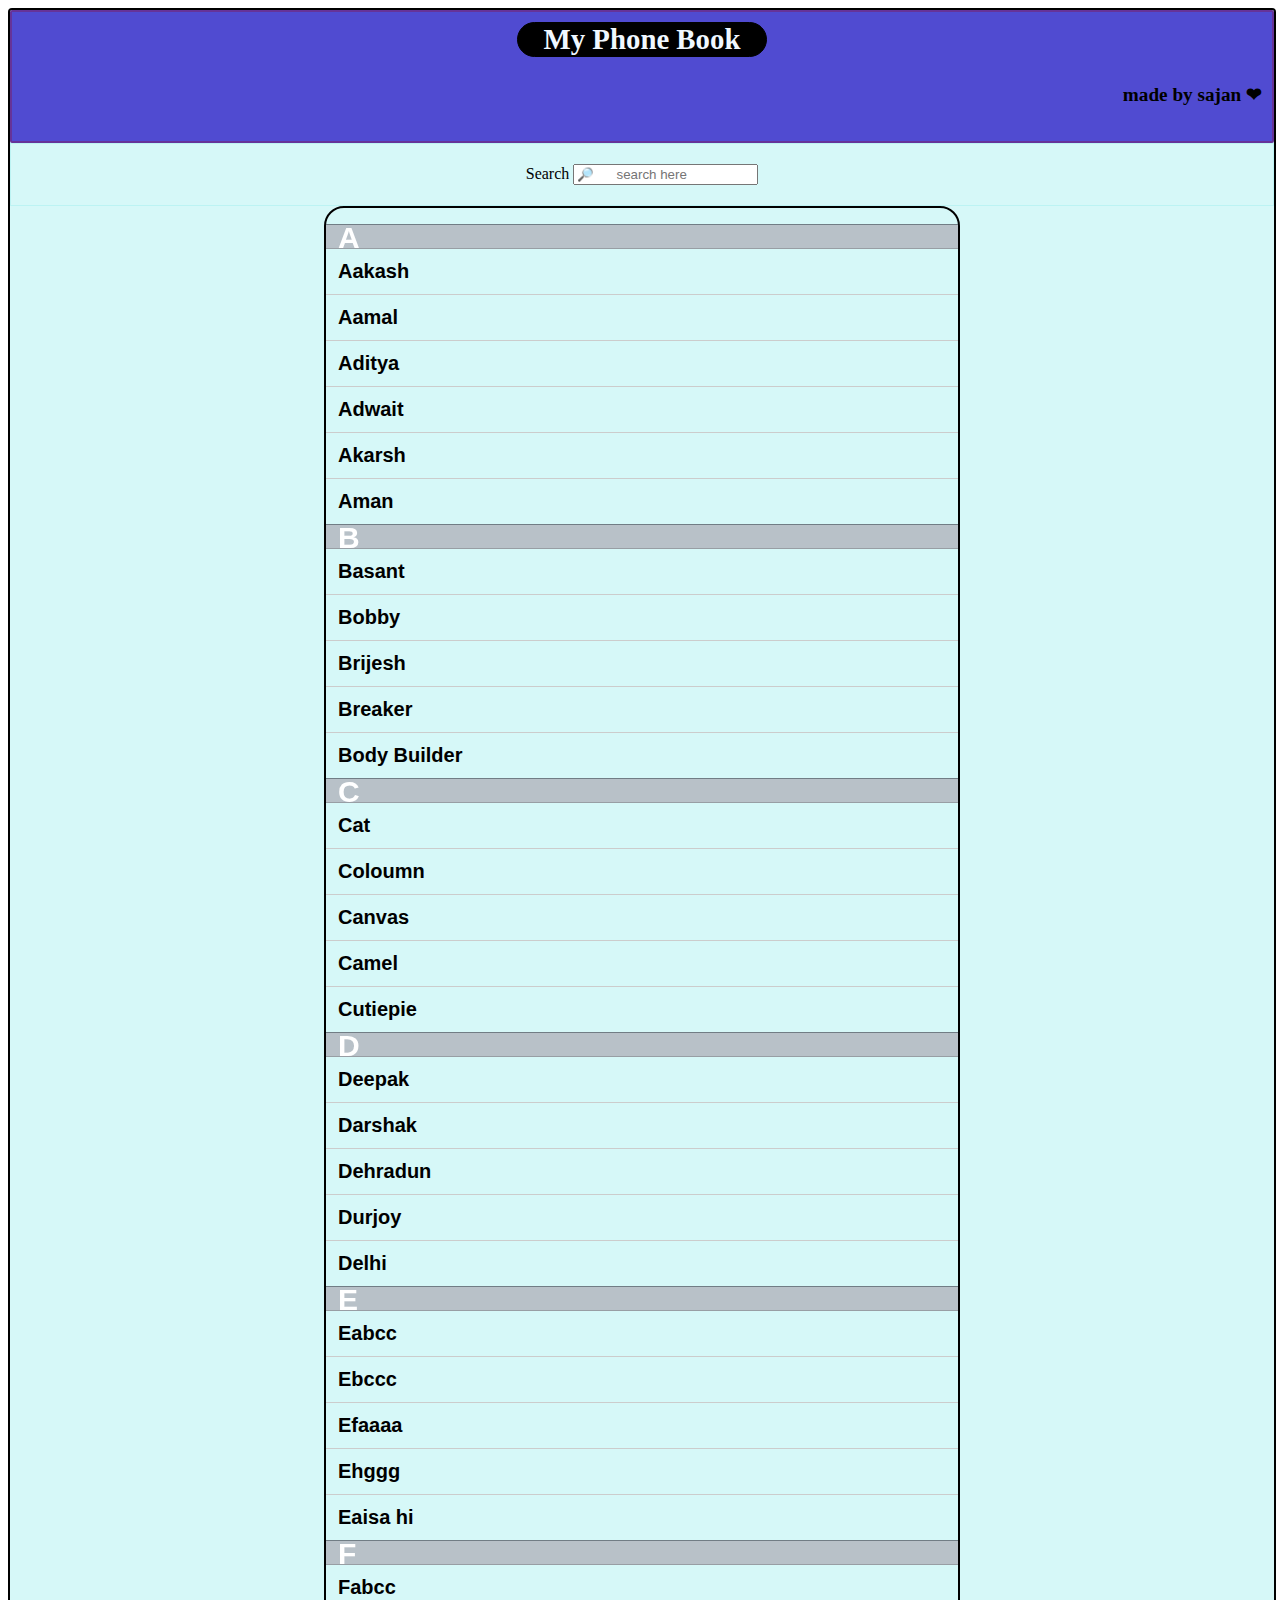
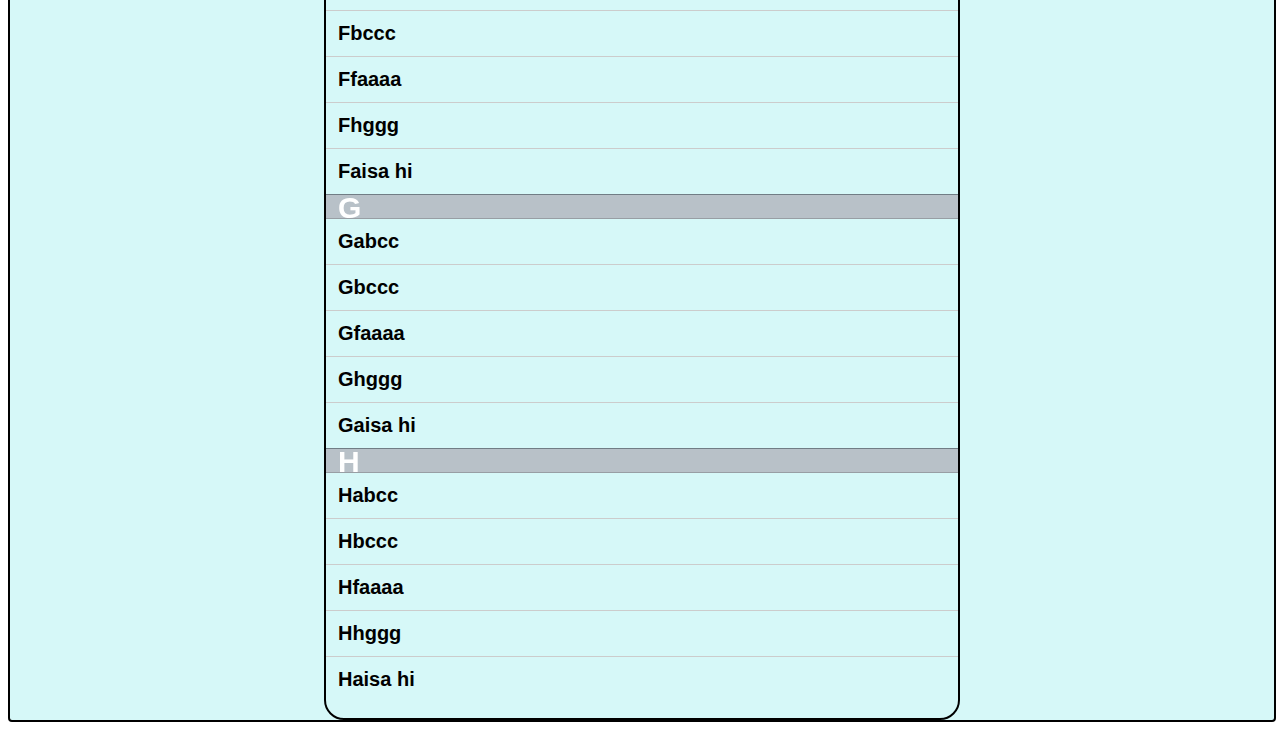
<file: Assignment2/index.html>
<!DOCTYPE html>
<html lang="en">
<head>
    <meta charset="UTF-8">
    <meta http-equiv="X-UA-Compatible" content="IE=edge">
    <meta name="viewport" content="width=device-width, initial-scale=1.0">
    <title>Phone Book</title>
    <link rel="stylesheet" href="style.css">
</head>
<body>
    <div class="first">
        <div class="second">
        <h2>My Phone Book</h2>
        <h4>made by sajan &#10084;</h4>
        </div>
        <div class="third">       
        Search
        <input type="text" placeholder="&#128270;      search here">
        </div>
        <div class="fourth">
            <dl>
                <dt>A</dt>
                <dd>Aakash</dd>
                <dd>Aamal</dd>
                <dd>Aditya</dd>
                <dd>Adwait</dd>
                <dd>Akarsh</dd>
                <dd>Aman</dd>
                <dt>B</dt>
                <dd>Basant</dd>
                <dd>Bobby</dd>
                <dd>Brijesh</dd>
                <dd>Breaker</dd>
                <dd>Body Builder</dd>
                <dt>C</dt>
                <dd>Cat</dd>
                <dd>Coloumn</dd>
                <dd>Canvas</dd>
                <dd>Camel</dd>
                <dd>Cutiepie</dd>
                <dt>D</dt>
                <dd>Deepak</dd>
                <dd>Darshak</dd>
                <dd>Dehradun</dd>
                <dd>Durjoy</dd>
                <dd>Delhi</dd>
                <dt>E</dt>
                <dd>Eabcc</dd>
                <dd>Ebccc</dd>
                <dd>Efaaaa</dd>
                <dd>Ehggg</dd>
                <dd>Eaisa hi</dd>
                <dt>F</dt>
                <dd>Fabcc</dd>
                <dd>Fbccc</dd>
                <dd>Ffaaaa</dd>
                <dd>Fhggg</dd>
                <dd>Faisa hi</dd>
                <dt>G</dt>
                <dd>Gabcc</dd>
                <dd>Gbccc</dd>
                <dd>Gfaaaa</dd>
                <dd>Ghggg</dd>
                <dd>Gaisa hi</dd>
                <dt>H</dt>
                <dd>Habcc</dd>
                <dd>Hbccc</dd>
                <dd>Hfaaaa</dd>
                <dd>Hhggg</dd>
                <dd>Haisa hi</dd>
            </dl>
        </div>
    </div>  


</body>
</html>
</file>
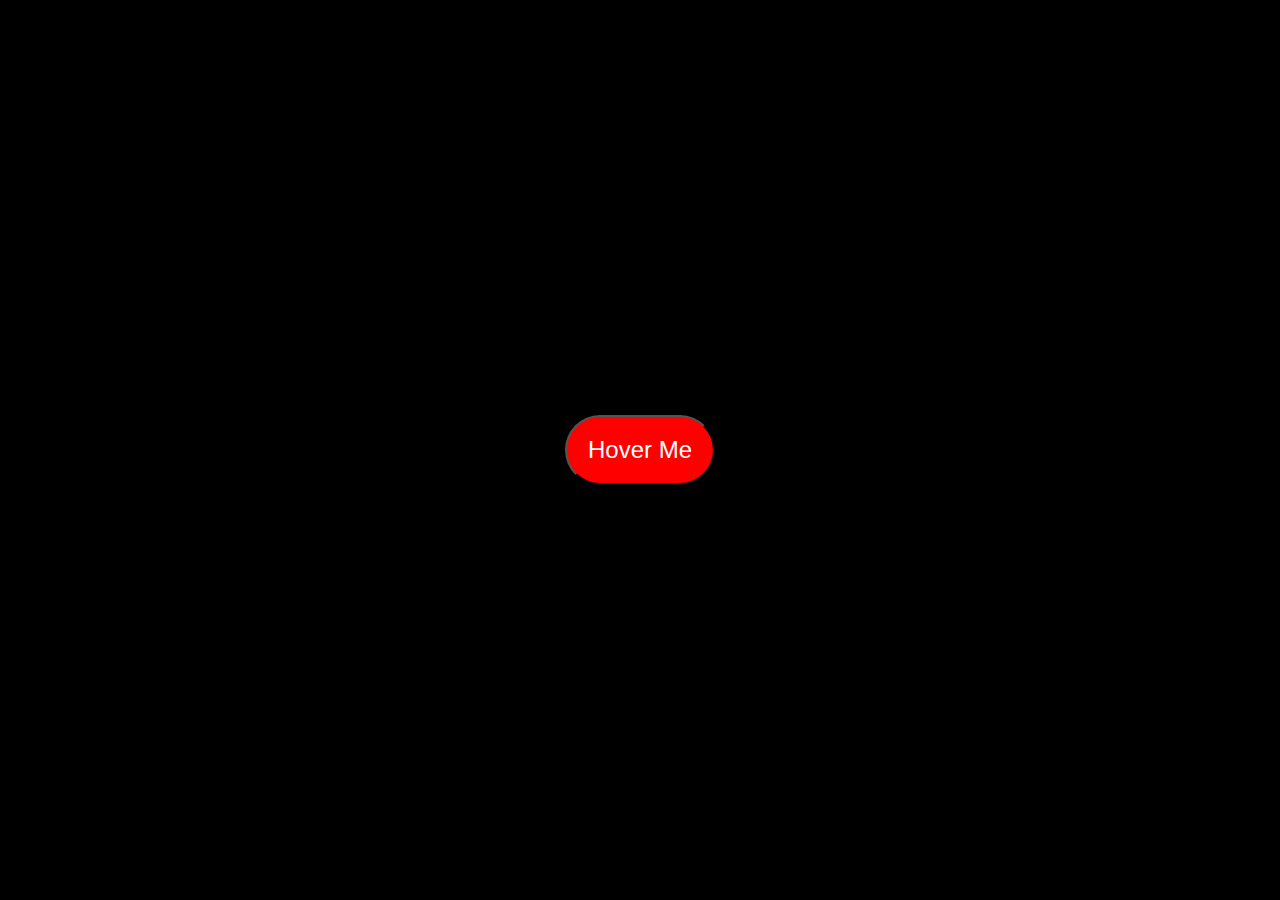
<file: Assignment3/index.html>
<!DOCTYPE html>
<html lang="en">
<head>
    <meta charset="UTF-8">
    <meta http-equiv="X-UA-Compatible" content="IE=edge">
    <meta name="viewport" content="width=device-width, initial-scale=1.0">
    <title>LandPage</title>
    <link rel="stylesheet" href="style.css">
</head>
<body>

    <section>

        <button>Hover Me</button>

    </section>
    
</body>
</html>
</file>
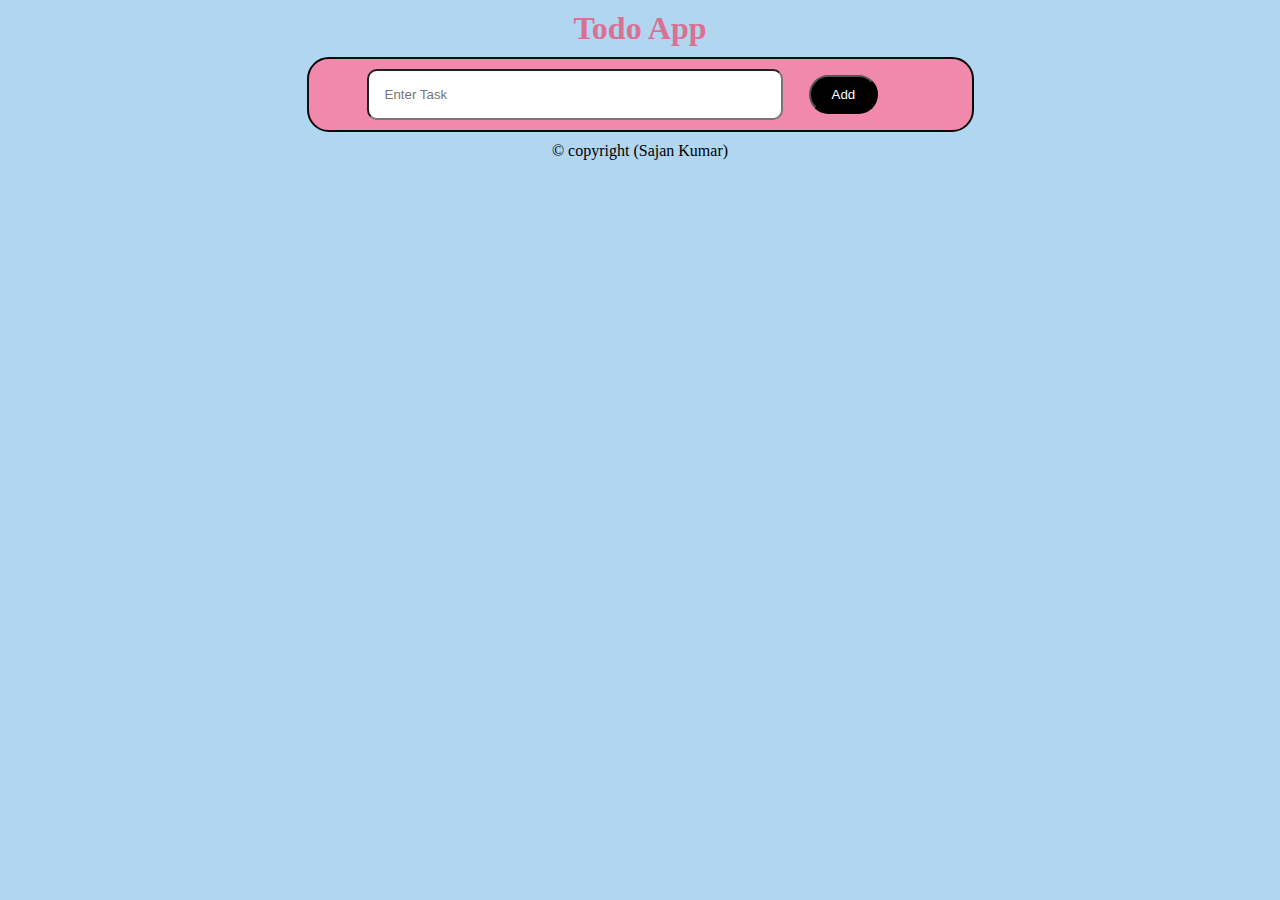
<file: Assignment6/index.html>
<!DOCTYPE html>
<html lang="en">
<head>
    <meta charset="UTF-8">
    <meta http-equiv="X-UA-Compatible" content="IE=edge">
    <meta name="viewport" content="width=device-width, initial-scale=1.0">
    <title>Todo App</title>
    <link rel="stylesheet" href="style.css">
</head>
<body>

    <h1>Todo App</h1>

    <div class="container">

        <input type="text" id="todo" placeholder="Enter Task">
        <button id="btn">Add</button>

        <ul id="list">
        </ul>
    </div>
    <footer> &copy; copyright (Sajan Kumar) </footer>
    <script src="app.js"></script>
</body>
</html>
</file>
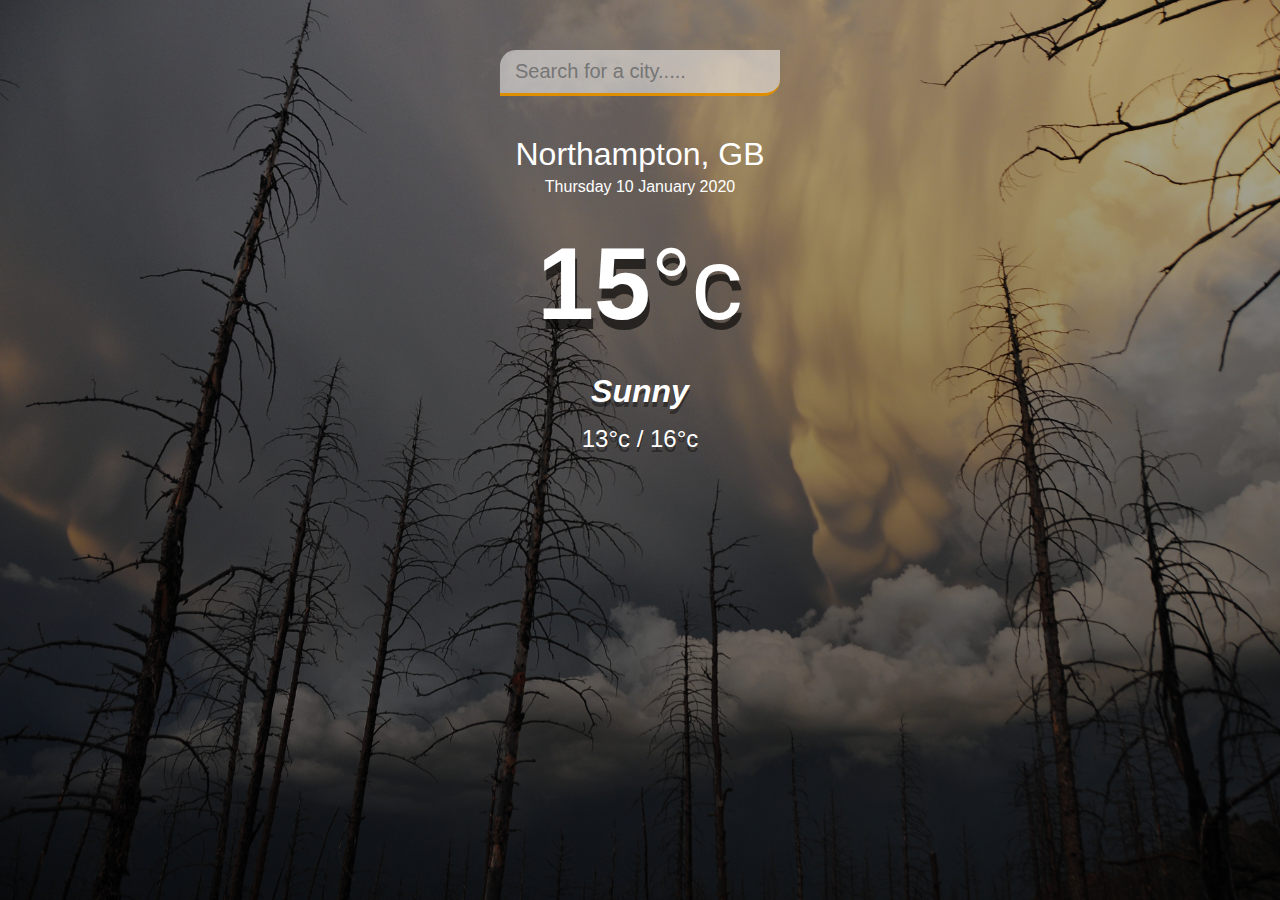
<file: Assignment7/index.html>
<!DOCTYPE html>
<html lang="en">
  <head>
    <meta charset="UTF-8" />
    <meta http-equiv="X-UA-Compatible" content="IE=edge" />
    <meta name="viewport" content="width=device-width, initial-scale=1.0" />
    <title>Weather App</title>
    <link rel="stylesheet" href="style.css" />
  </head>
  <body>
    <div class="app-wrap">
      <header>
        <input
          type="text"
          autocomplete="off"
          class="search-box"
          placeholder="Search for a city....."
        />
      </header>
      <main>
        <section class="location">
          <div class="city">Northampton, GB</div>
          <div class="date">Thursday 10 January 2020</div>
        </section>
        <div class="current">
          <div class="temp">15<span>°c</span></div>
          <div class="weather">Sunny</div>
          <div class="hi-low">13°c / 16°c</div>
        </div>
      </main>
    </div>

    <script src="app.js"></script>
  </body>
</html>
</file>
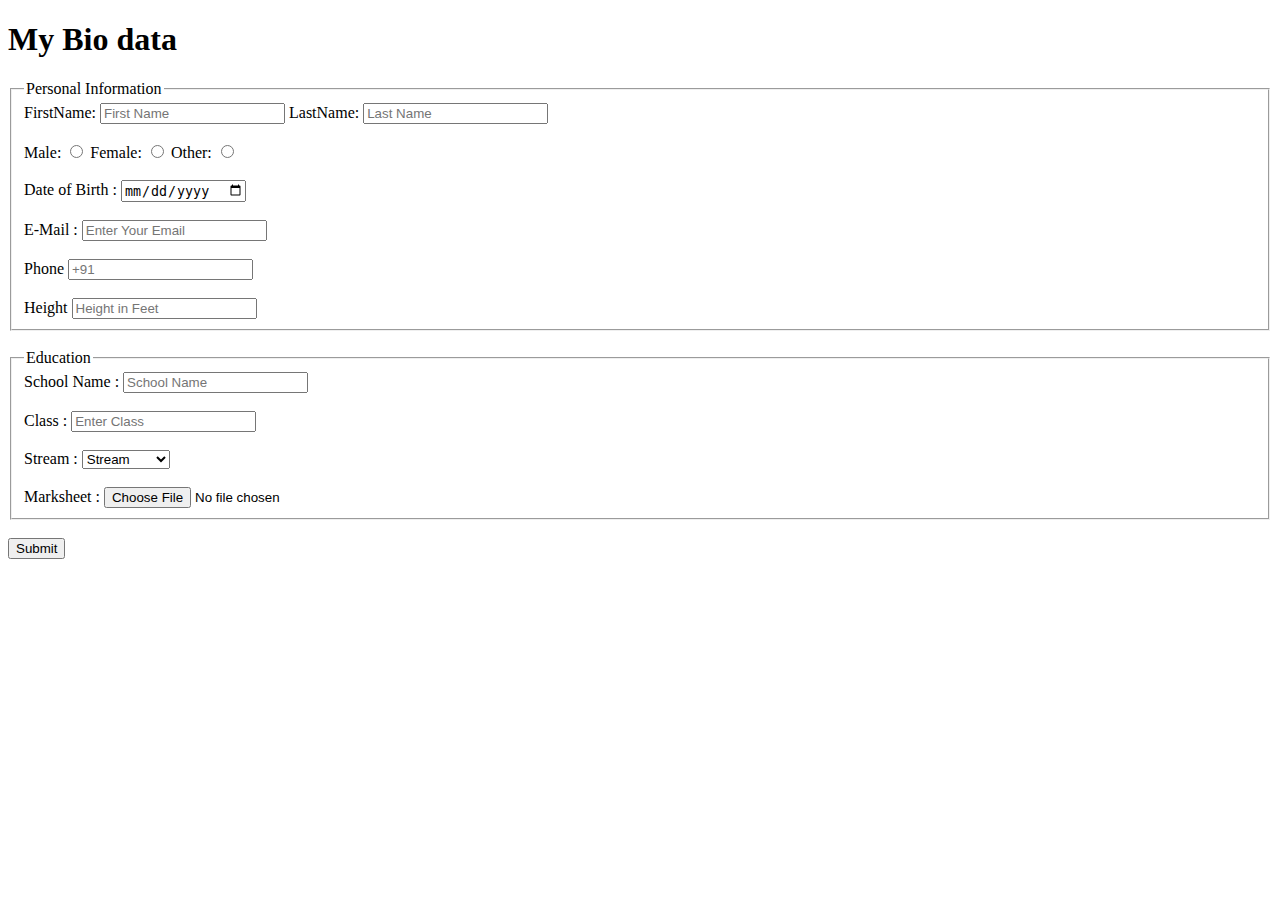
<file: Assignment1/biodata-form.html>
<!DOCTYPE html>
<html lang="en">
<head>
    <meta charset="UTF-8">
    <meta http-equiv="X-UA-Compatible" content="IE=edge">
    <meta name="viewport" content="width=device-width, initial-scale=1.0">
    <title>Bio Data Form</title>
</head>
<body>

    <form action="#" method="POST">
        <h1>My Bio data</h1>
        <fieldset>
            <legend>Personal Information</legend>
            <label for="firstname">FirstName:</label>
            <input type="text" id="firstname" placeholder="First Name" name="firstname" required>
            <label for="lastname">LastName:</label>
            <input type="text" id="lastname" placeholder="Last Name" name="lastname" required>
            <br>
            <br>
            <label for="male">Male:</label>
            <input type="radio" id="male" name="gender" required>
            <label for="female">Female:</label>
            <input type="radio" id="female" name="gender" required>
            <label for="others">Other:</label>
            <input type="radio" id="others" name="gender" required>
            <br>
            <br>
            <label for="dob">Date of Birth :</label>
            <input type="date" id="dob" required>
            <br>
            <br>
            <label for="mail">E-Mail :</label>
            <input type="email" id="mail" placeholder="Enter Your Email" required>
            <br>
            <br>
            <label for="num">Phone</label>
            <input type="tel" id="num" placeholder="+91" maxlength="10" required>
            <br>
            <br>
            Height
            <input type="number" placeholder="Height in Feet">

        </fieldset><br>
        <fieldset>
            <legend>Education</legend>
            <label for="school">School Name :</label>
            <input type="text" id="school" placeholder="School Name" required>
            <br>
            <br>
            <label for="class">Class :</label>
            <input type="number" id="class" placeholder="Enter Class" required>
            <br>
            <br>
            Stream :
            <select name="stream" id="stream">
                <option value="">Stream</option>
                <option value="science">Science</option>
                <option value="commerce">Commerce</option>
                <option value="arts">Arts</option>
                <option value="others">Others</option>
            </select>
            <br>
            <br>
            Marksheet :
            <input type="file" required>

        </fieldset>
        <br>
        <input type="submit">


    </form>
    
</body>
</html>
</file>
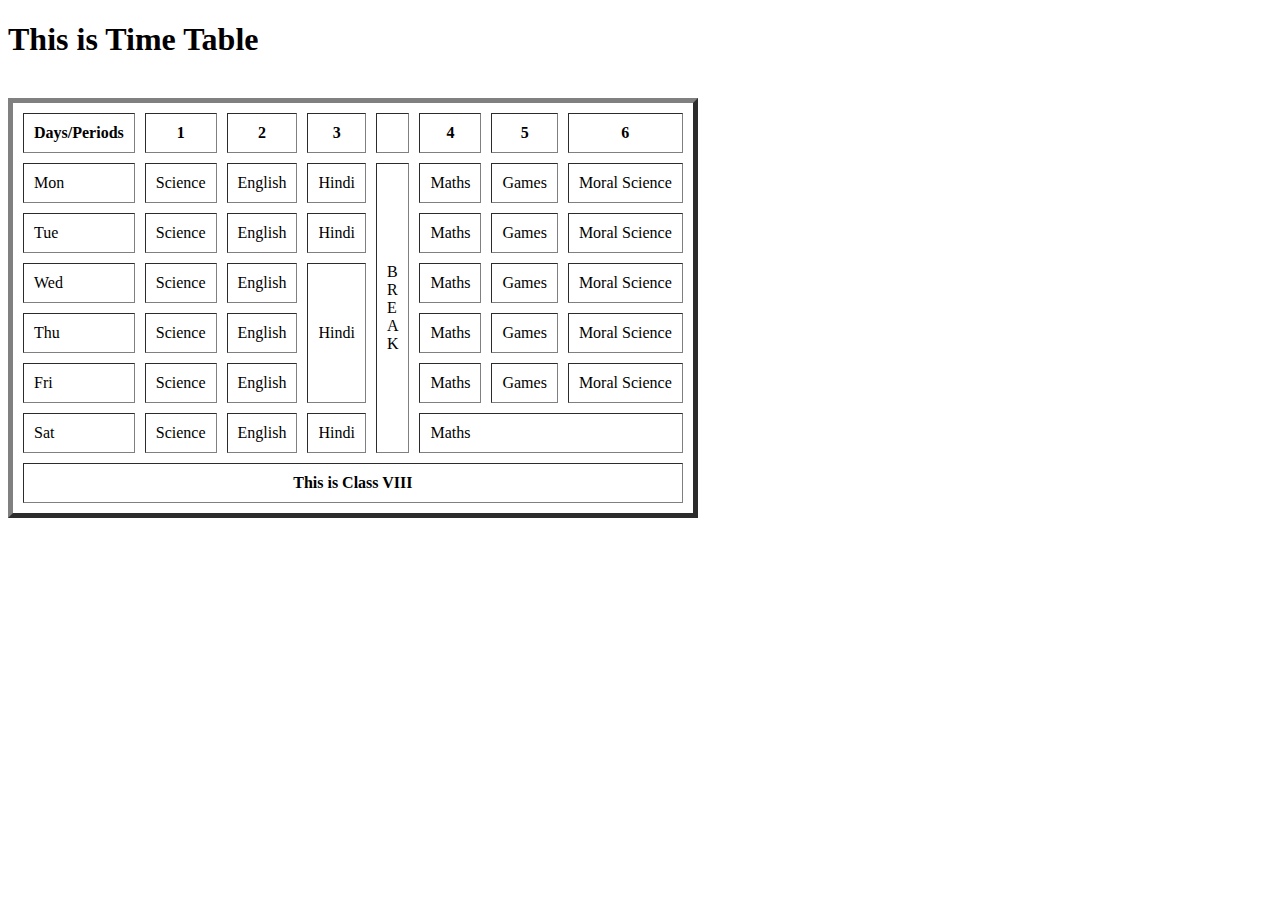
<file: Assignment1/schoolTimeTable.html>
<!DOCTYPE html>
<html lang="en">
<head>
    <meta charset="UTF-8">
    <meta http-equiv="X-UA-Compatible" content="IE=edge">
    <meta name="viewport" content="width=device-width, initial-scale=1.0">
    <title>Time Table</title>
</head>
<body>
    <h1>This is Time Table</h1>
    <br>
    <table border="5" cellspacing="10" cellpadding="10">
        <thead>
            <tr>
                <th>Days/Periods</th>
                <th>1</th>
                <th>2</th>
                <th>3</th>
                <th></th>
                <th>4</th>
                <th>5</th>
                <th>6</th>
            </tr>
        </thead>
        <tbody>
            <tr>
                <td>Mon</td>
                <td>Science</td>
                <td>English</td>
                <td>Hindi</td>
                <td rowspan="6">B <br> R <br> E <br> A <br> K</td>
                <td>Maths</td>
                <td>Games</td>
                <td>Moral Science</td>
            </tr>
            <tr>
                <td>Tue</td>
                <td>Science</td>
                <td>English</td>
                <td>Hindi</td>
                
                <td>Maths</td>
                <td>Games</td>
                <td>Moral Science</td>
            </tr>
            <tr>
                <td>Wed</td>
                <td>Science</td>
                <td>English</td>
                <td rowspan="3">Hindi</td>
                
                <td>Maths</td>
                <td>Games</td>
                <td>Moral Science</td>
            </tr>
            <tr>
                <td>Thu</td>
                <td>Science</td>
                <td>English</td>
               
                
                <td>Maths</td>
                <td>Games</td>
                <td>Moral Science</td>
            </tr>
            <tr>
                <td>Fri</td>
                <td>Science</td>
                <td>English</td>
                
               
                <td>Maths</td>
                <td>Games</td>
                <td>Moral Science</td>
            </tr>
            <tr>
                <td>Sat</td>
                <td>Science</td>
                <td>English</td>
                <td>Hindi</td>
               
                <td colspan="3">Maths</td>
            </tr>
        </tbody>
        <tfoot>
            <th colspan="8">This is Class VIII</th>
        </tfoot>


    </table>

    
</body>
</html>
</file>
<file: Assignment2/style.css>
.first{
    background-color: rgba(144, 236, 236, 0.37);
    border: 2px solid black;
    border-radius: 4px;
    width: 100%;
    height: 200%;
}
div.second{
    border: 2px solid rebeccapurple;
    border-radius: 2px;
    text-align: center;
    padding: 10px;
    font-size: larger;
    font-weight: bolder;
    font-family: cursive;
    background-color: rgba(38, 20, 196, 0.76);
}
h2{
    border: 1px solid black;
    border-radius: 20px;
    width: 20%;
    background-color: black;
    color: aliceblue;
    margin: auto;
}
h4{
    text-align: end;
}
h2:hover{
    color: royalblue;
    background-color: orange;
}
div.third{
    text-align: center;
    border: 1px solid rgba(144, 236, 236, 0.37);
    padding: 20px;
}
div.fourth{
    border: 2px solid black;
    width: 50%;
    height: 100%;
    border-radius: 20px;
    margin: 0px auto;
}
dt {
    background: #B8C1C8;
    border-bottom: 1px solid #989EA4;
    border-top: 1px solid #717D85;
    color: #FFF;
    font: bold 30px/21px Helvetica, Arial, sans-serif;
    margin: 0;
    padding: 2px 0 0 12px;
    position: -webkit-sticky;
    position: sticky;
    top: -1px;
  }
  dt:hover{
      color: rgb(114, 10, 241);
      background-color: red
  }
  dd {
    font: bold 20px/45px Helvetica, Arial, sans-serif;
    margin: 0;
    padding: 0 0 0 12px;
    white-space: nowrap;
  }
  dd:hover{
      background-color: rgb(206, 72, 106);
  }
  dd + dd {
    border-top: 1px solid #CCC;
  }
</file>
<file: Assignment3/style.css>
*{
    margin: 0;
    padding: 0;

}

html { 
    background-color: black;
  }

section{

  display: flex;
  width: 100%;
  height: 100vh;
  align-items: center;
  justify-content: center;

}

button{

  /* margin:  340px 100px 0px 600px; */
  width: 150px;
  height: 70px;
  background-color: red;
  transition-property: all;
  transition-duration: 1.5s;
  transition-delay: 200ms;
  color: white;
  font-family: Arial, Helvetica, sans-serif;
  font-size: 1.5em;
  outline: none;
  border-radius: 183px;


}



button:hover{
 background-color:#0D1328;
 border: 2px solid rgb(146, 148, 248);
 cursor: pointer;
 transform:translateY(-10px);
 box-shadow: 1px 1px 25px 10px rgba(146, 148, 248, 0.4);
}
</file>
<file: Assignment6/style.css>
* {
  margin: 0px;
  padding: 0px;
}

body {
  background-color: #b0d6f0;
}

h1 {
  margin-top: 10px;
  text-align: center;
  color: palevioletred;
}

.container {
  width: 663px;
  /* height: 268px; */
  border: 2px solid #0a0a0a;
  border-radius: 22px;
  margin: 10px auto;
  background-color: rgb(241, 137, 172);
}

input {
  margin: 10px auto;
  margin-left: 58px;
  padding: 16px;
  position: relative;
  border-radius: 10px;
  width: 380px;
  outline: none;
}

#btn {
  margin-left: 22px;
  padding: 10px 21px;
  border-radius: 25px;
  background-color: black;
  color: white;
  cursor: pointer;
}

li {
  border: 1px solid gray;
  margin-top: 10px;
  margin-left: 56px;
  margin-bottom: 6px;
  list-style-type: none;
  font-size: large;
  font-weight: bold;
  font-style: italic;
  border-radius: 20px;
  width: 75%;
}
li button {
  width: 60px;
  height: 30px;
  padding: 2px;
  margin-left: 30px;
  border-radius: 23px;
  background-color: rgb(216 120 179);
  color: white;
  font-weight: bold;
}
li:nth-last-of-type(even) {
  background-color: black;
  color: white;
  padding: 12px;
}
li:nth-last-of-type(odd) {
  background-color: white;
  color: black;
  padding: 12px;
}


footer{

    display: flex;
    justify-content: center;
    align-items: flex-end;

}
</file>
<file: Assignment7/style.css>
*{
    margin: 0;
    padding: 0;
    box-sizing: border-box;
}

body{
    font-family: 'montserrat', sans-serif;
    background-image: url('bg.jpg');
    background-size: cover;
    background-position: top center;
}

.app-wrap{
    display: flex;
    flex-direction: column;
    min-height: 100vh;
    background-image: linear-gradient(to bottom, rgba(0,0,0,0.3), rgba(0,0,0,0.6) );
}
header{
    display: flex;
    justify-content: center;
    align-items: center;
    padding: 50px 15px 15px;
}
header input{
    width: 100%;
    max-width: 280px;
    padding: 10px 15px;
    border: none;
    outline: none;
    background-color: rgba(255, 255, 255, 0.5);
    border-radius: 16px 0px 16px 0px;
    border-bottom: 3px solid #DF8E00;

    color: #313131;
    font-size: 20px;
    font-weight: 300;
    transition: 0.2s ease-out;
}

header input:focus{
    background-color: rgba(255, 255, 255, 0.8);
}

main{
    flex: 1 1 100%;
    padding: 25px 25px 50px;
    display: flex;
    flex-direction: column;
    align-items: center;
    text-align: center;
}

.location .city{
    color: white;
    font-size: 32px;
    font-weight: 500;
    margin-bottom: 5px;
}

.location .date{
    color: white;
    font-size: 16px;

}

.current .temp{
    color: #fff;
    font-size: 102px;
    font-weight: 900;
    margin: 30px 0px;
    text-shadow: 2px 10px rgba(0,0,0,0.6);
}

.current .temp span{
    font-weight: 500;
}

.current .weather{
    color: #fff;
    font-size: 32px;
    font-weight: 700;
    font-style: italic;
    margin-bottom: 15px;
    text-shadow: 0px 5px rgba(0,0,0,0.4);
}

.current .hi-low{
    color: #fff;
    font-size: 24px;
    font-weight: 500;
    text-shadow: 0px 5px rgba(0,0,0,0.4);
}
</file>
